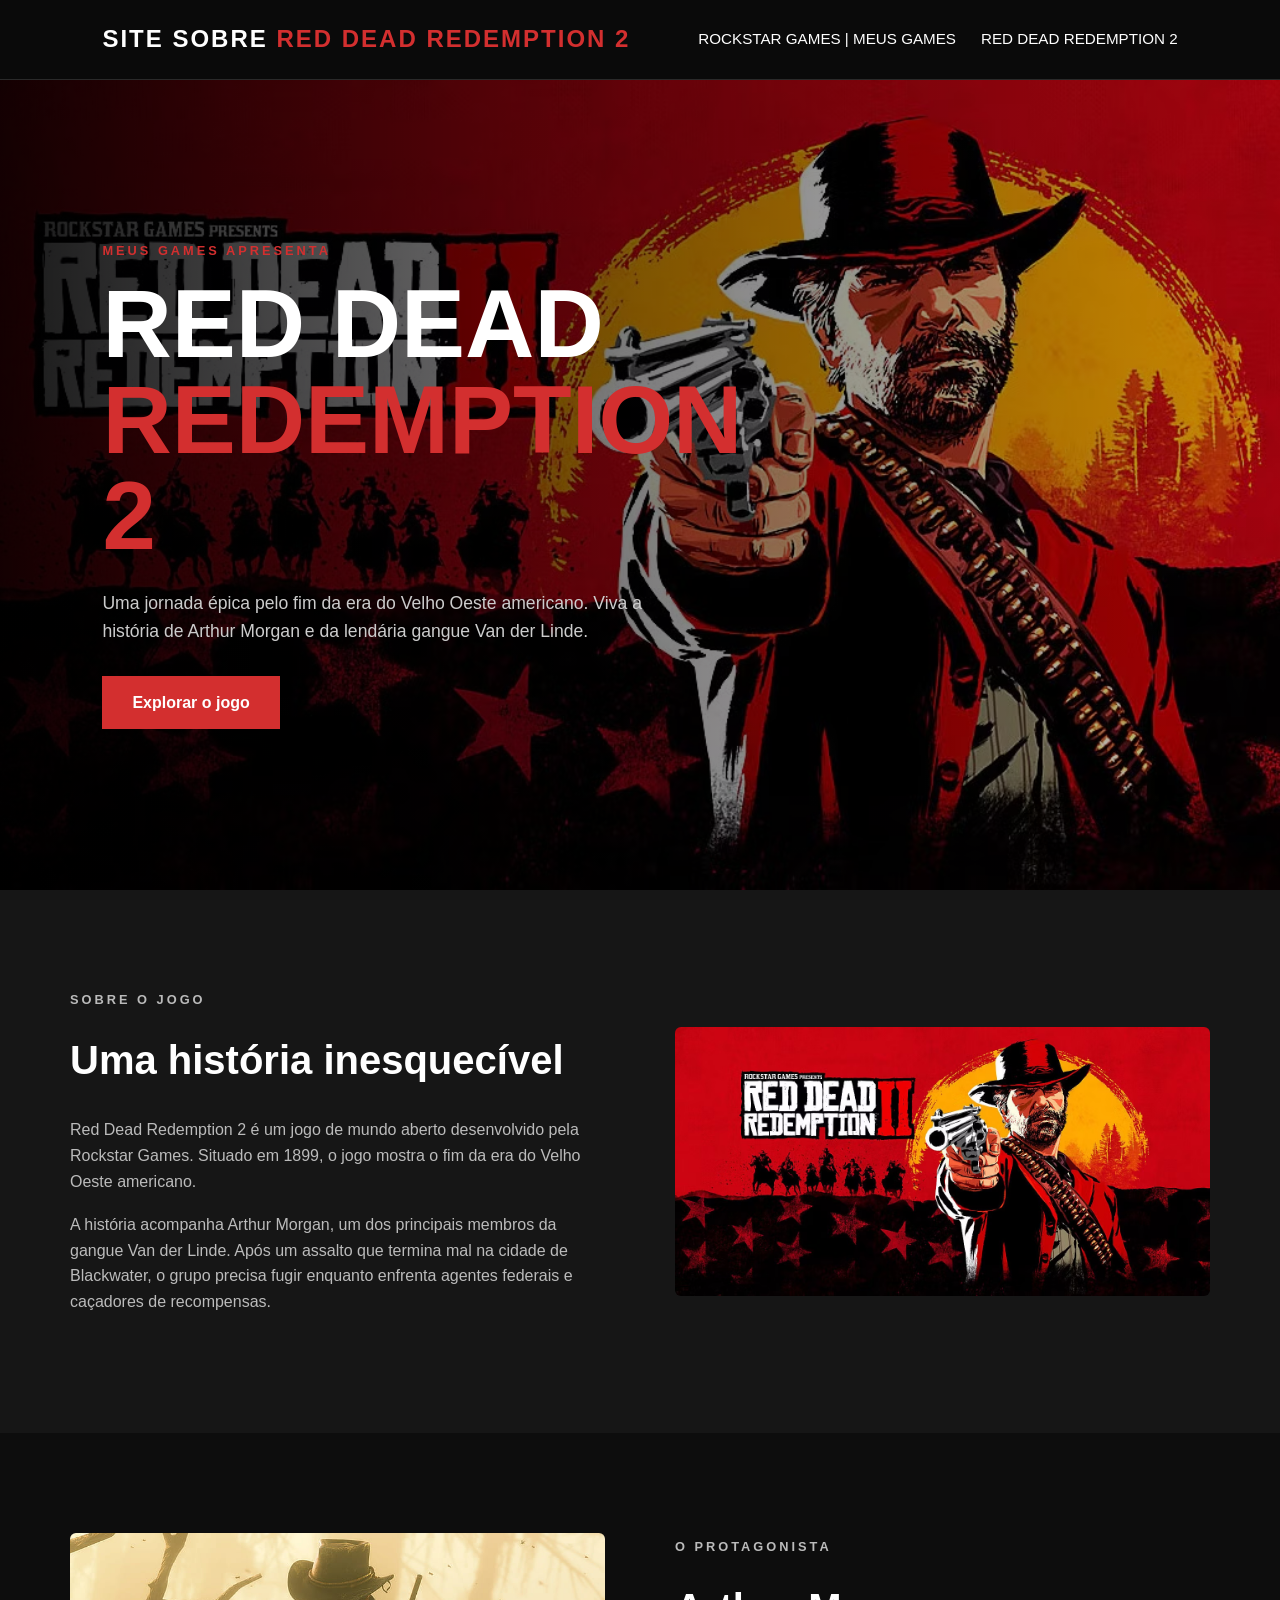
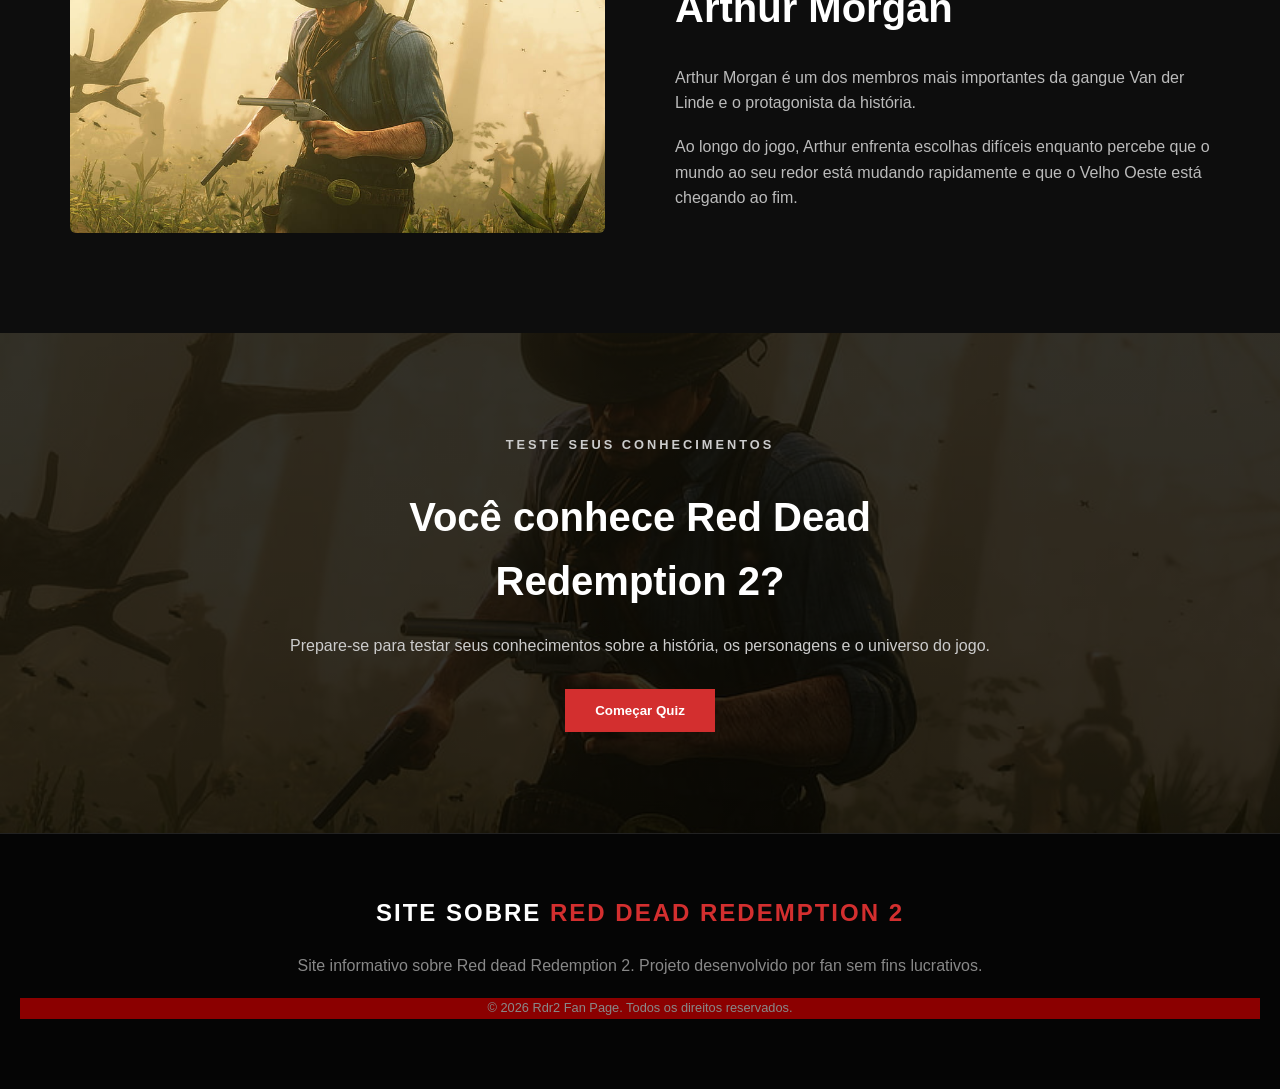
<file: index.html>
<!DOCTYPE html>

<html lang="pt-BR">

<head>
    <meta charset="UTF-8">
    <meta name="viewport" content="width=device-width, initial-scale=1.0">

    <meta name="description" content="Site dedicado a Red Dead Redemption 2 e ao universo dos games.">

    <title>Meus Games | Red Dead Redemption 2</title>

    <link rel="stylesheet" href="./assets/css/style.css">
    <script src="./script.js" defer></script>
    
</head>

<body>

    <header class="header">

        <div class="logo">

            <a href="#inicio">SITE SOBRE <span>RED DEAD REDEMPTION 2</span></a>

        </div>

        <nav class="menu">

            <a href="./page2.html">ROCKSTAR GAMES  | MEUS GAMES</a>

            <a href="#rdr2">RED DEAD REDEMPTION 2</a>


        </nav>

    </header>

    <main>

        <section class="hero" id="inicio">

            <div class="hero-conteudo">

                <p class="subtitulo">
                    MEUS GAMES APRESENTA
                </p>

                <h1>
                    Red Dead<br>
                    <span>Redemption 2</span>
                </h1>

                <p class="descricao">
                    Uma jornada épica pelo fim da era do Velho Oeste americano.
                    Viva a história de Arthur Morgan e da lendária gangue
                    Van der Linde.
                </p>

                <a href="#rdr2" class="botao">
                    Explorar o jogo
                </a>

            </div>

        </section>


        
        <section class="sobre" id="rdr2">

            <div class="container">

                <div class="texto-sobre">

                    <p class="subtitulo">SOBRE O JOGO</p>

                    <h2>Uma história inesquecível</h2>

                    <p>
                        Red Dead Redemption 2 é um jogo de mundo aberto
                        desenvolvido pela Rockstar Games. Situado em 1899,
                        o jogo mostra o fim da era do Velho Oeste americano.
                    </p>

                    <p>
                        A história acompanha Arthur Morgan, um dos principais
                        membros da gangue Van der Linde. Após um assalto que
                        termina mal na cidade de Blackwater, o grupo precisa
                        fugir enquanto enfrenta agentes federais e caçadores
                        de recompensas.
                    </p>

                </div>


                <div class="imagem-sobre">

                    <img src="./assets/img.download/red-dead-redemption-2-hero-banner-03-ps4-us-07jun18.avif"
                        alt="Paisagem de Red Dead Redemption 2">

                </div>

            </div>

        </section>

        <section class="personagem" id="jogos">

            <div class="container personagem-container">

                <div class="imagem-personagem">

                    <img src="./assets/img.download/desktop-wallpaper-red-dead-redemption-2-ps4-new-games-background-and.jpg"
                        alt="Arthur Morgan, protagonista de Red Dead Redemption 2">

                </div>

                <div class="texto-personagem">

                    <p class="subtitulo">O PROTAGONISTA</p>

                    <h2>Arthur Morgan</h2>

                    <p>
                        Arthur Morgan é um dos membros mais importantes da
                        gangue Van der Linde e o protagonista da história.
                    </p>

                    <p>
                        Ao longo do jogo, Arthur enfrenta escolhas difíceis
                        enquanto percebe que o mundo ao seu redor está mudando
                        rapidamente e que o Velho Oeste está chegando ao fim.
                    </p>

                </div>

            </div>

        </section>

        <section class="quiz" id="quiz">

            <div class="quiz-conteudo">

                <p class="subtitulo">
                    TESTE SEUS CONHECIMENTOS
                </p>

                <h2>Você conhece Red Dead Redemption 2?</h2>

                <p>
                    Prepare-se para testar seus conhecimentos sobre a história,
                    os personagens e o universo do jogo.
                </p>

                <button class="botao" type="button">
                    Começar Quiz
                </button>

            </div>

        </section>

    </main>

    <footer class="footer">

        <div class="logo">
            SITE SOBRE <span>RED DEAD REDEMPTION 2</span>
        </div>

        <p>
            Site informativo sobre Red dead Redemption 2.
            Projeto desenvolvido por fan sem fins lucrativos.
        </p>

        <p class="copyright">
            &copy; 2026 Rdr2 Fan Page. Todos os direitos reservados.
        </p>

    </footer>
    
</body>

</html>
</file>
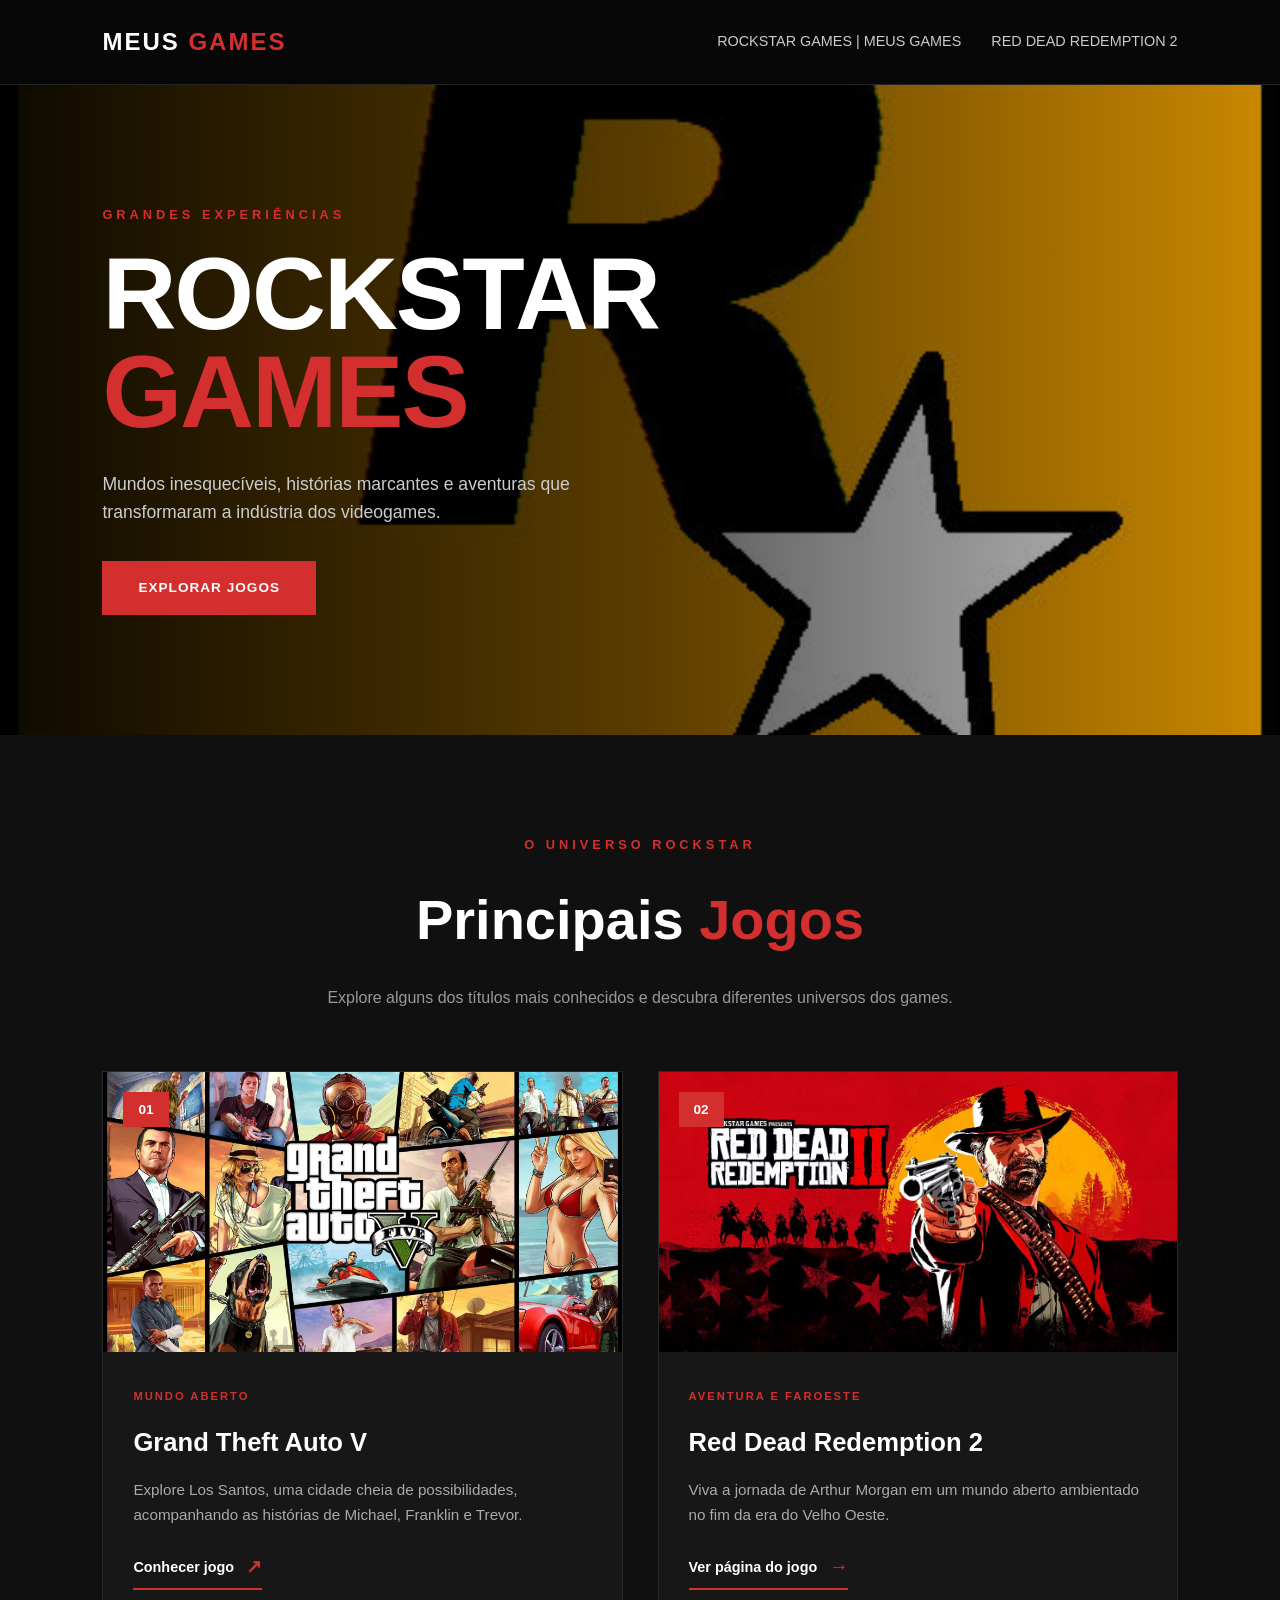
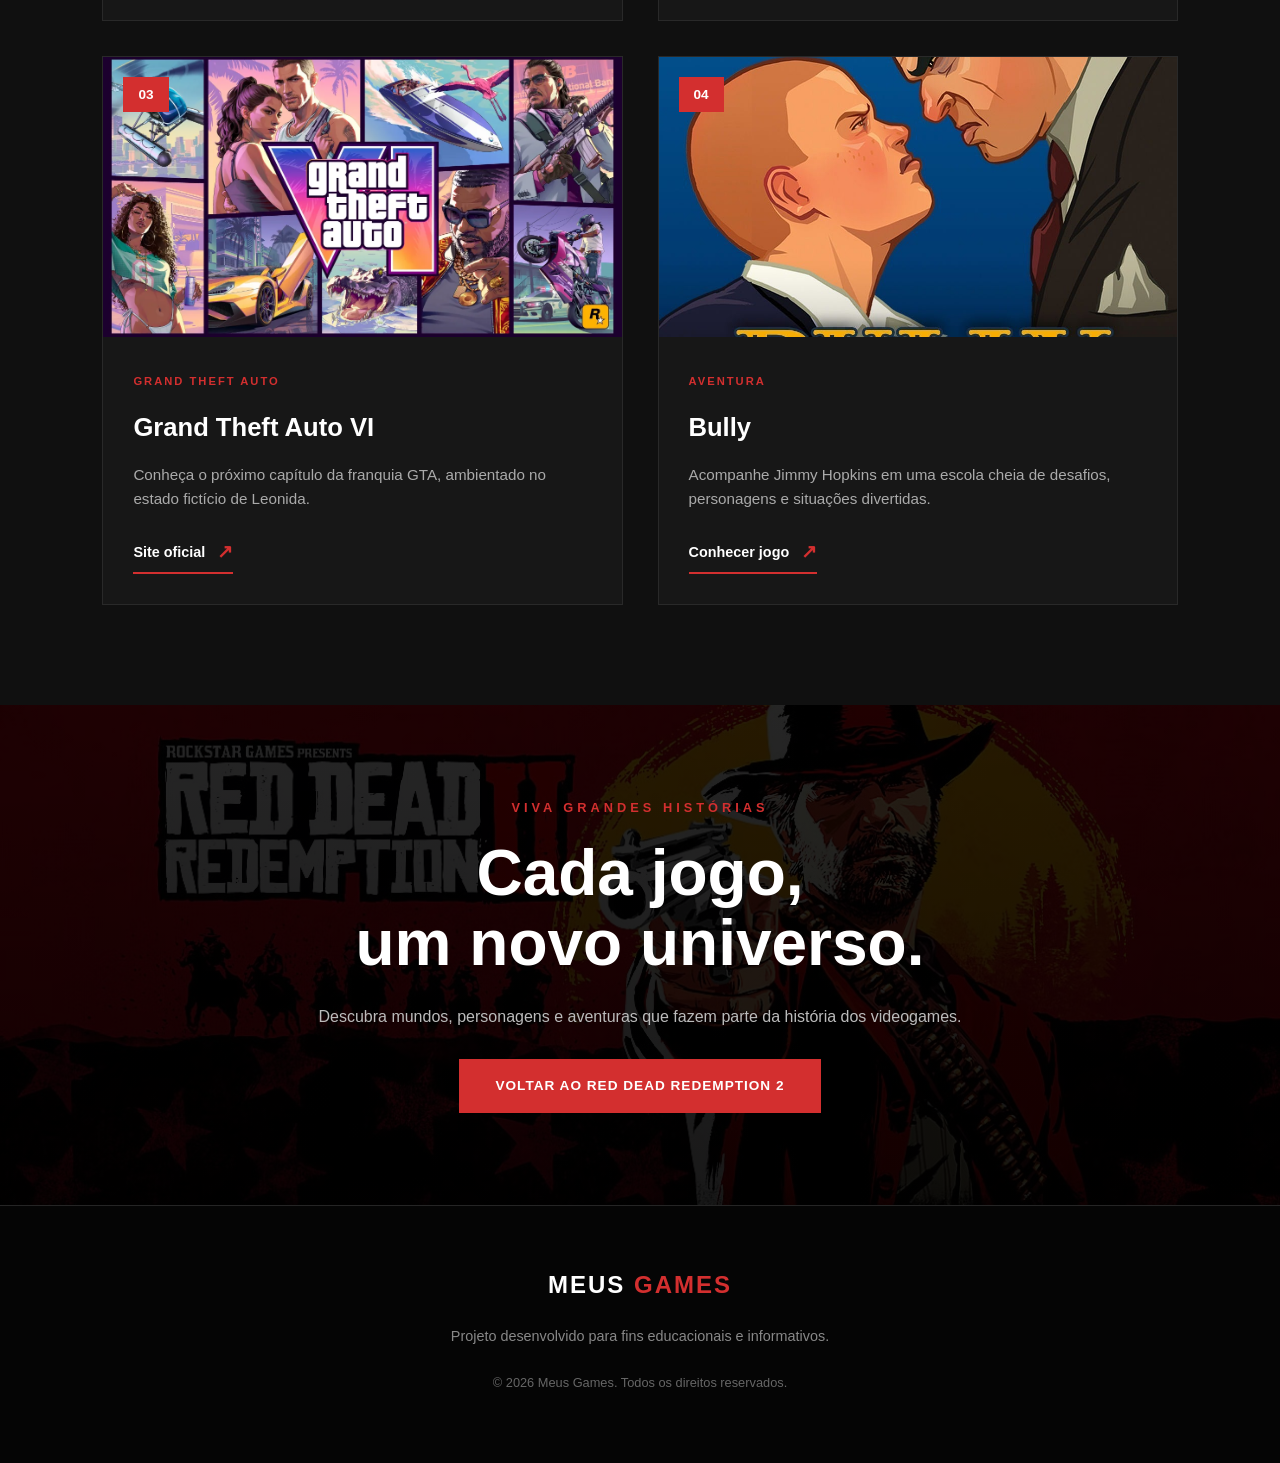
<file: page2.html>
<!DOCTYPE html>
<html lang="pt-BR">

<head>
    <meta charset="UTF-8">
    <meta name="viewport" content="width=device-width, initial-scale=1.0">

    <meta name="description" content="Conheça os principais jogos desenvolvidos pela Rockstar Games.">

    <title>Rockstar Games | Meus Games</title>

    <link rel="stylesheet" href="./page 2 style.css">
    <script src="./script2.js" defer></script>
</head>

<body>
    <header class="cabecalho">

        <a href="./index.html" class="logo">
            MEUS <span>GAMES</span>
        </a>

        <nav class="menu">
            <a href="./page2.html" class="ativo">ROCKSTAR GAMES | MEUS GAMES</a>
            <a href="./index.html#rdr2">RED DEAD REDEMPTION 2 </a>
        </nav>

    </header>

    <main>

        <section class="hero">

            <div class="hero-conteudo">

                <p class="subtitulo">
                    GRANDES EXPERIÊNCIAS
                </p>

                <h1>
                    ROCKSTAR<br>
                    <span>GAMES</span>
                </h1>

                <p class="descricao">
                    Mundos inesquecíveis, histórias marcantes
                    e aventuras que transformaram a indústria
                    dos videogames.
                </p>

                <a href="#jogos" class="botao">
                    Explorar jogos
                </a>

            </div>

        </section>

        <section class="jogos" id="jogos">

            <div class="container">

                <div class="titulo-secao">

                    <p class="subtitulo">O UNIVERSO ROCKSTAR</p>

                    <h2>Principais <span>Jogos</span></h2>

                    <p>
                        Explore alguns dos títulos mais conhecidos
                        e descubra diferentes universos dos games.
                    </p>

                </div>

                <div class="lista-jogos">

        
                    <article class="jogo">

                        <div class="imagem-jogo gta">
                            <img
                                src="./assets/img.download/1564264.jpg"
                                alt="Grand Theft Auto V"
                                loading="lazy"
                            >
                            <span class="numero">01</span>
                        </div>

                        <div class="jogo-conteudo">

                            <span class="categoria">
                                MUNDO ABERTO
                            </span>

                            <h3>Grand Theft Auto V</h3>

                            <p>
                                Explore Los Santos, uma cidade cheia
                                de possibilidades, acompanhando as
                                histórias de Michael, Franklin e Trevor.
                            </p>

                            <a href="https://www.rockstargames.com/gta-v"
                               target="_blank"
                               rel="noopener noreferrer"
                               class="link-jogo">
                                Conhecer jogo
                                <span>↗</span>
                            </a>

                        </div>

                    </article>

                    <article class="jogo destaque">

                        <div class="imagem-jogo rdr">

                            <img
                                src="./assets/img.download/red-dead-redemption-2-hero-banner-03-ps4-us-07jun18.avif"
                                alt="Red Dead Redemption 2"
                                loading="lazy"
                            >

                            <span class="numero">02</span>

                        </div>

                        <div class="jogo-conteudo">

                            <span class="categoria">
                                AVENTURA E FAROESTE
                            </span>

                            <h3>Red Dead Redemption 2</h3>

                            <p>
                                Viva a jornada de Arthur Morgan
                                em um mundo aberto ambientado
                                no fim da era do Velho Oeste.
                            </p>

                            <a href="./index.html#rdr2"
                               class="link-jogo">
                                Ver página do jogo
                                <span>→</span>
                            </a>

                        </div>

                    </article>

                
                    <article class="jogo">

                        <div class="imagem-jogo gta6">

                            <img
                                src="./assets/img.download/Imagem-mostra-capa-oficial-do-GTA-VI.webp"
                                alt="Grand Theft Auto VI"
                                loading="lazy"
                            >

                            <span class="numero">03</span>

                        </div>

                        <div class="jogo-conteudo">

                            <span class="categoria">
                                GRAND THEFT AUTO
                            </span>

                            <h3>Grand Theft Auto VI</h3>

                            <p>
                                Conheça o próximo capítulo da
                                franquia GTA, ambientado no
                                estado fictício de Leonida.
                            </p>

                            <a href="https://www.rockstargames.com/VI"
                               target="_blank"
                               rel="noopener noreferrer"
                               class="link-jogo">
                                Site oficial
                                <span>↗</span>
                            </a>

                        </div>

                    </article>

            
                    <article class="jogo">

                        <div class="imagem-jogo bully">

                            <img
                                src="./assets/img.download/R (1).jfif"
                                alt="Bully"
                                loading="lazy"
                            >

                            <span class="numero">04</span>

                        </div>

                        <div class="jogo-conteudo">

                            <span class="categoria">
                                AVENTURA
                            </span>

                            <h3>Bully</h3>

                            <p>
                                Acompanhe Jimmy Hopkins em uma
                                escola cheia de desafios,
                                personagens e situações divertidas.
                            </p>

                            <a href="https://www.rockstargames.com/games/bully"
                               target="_blank"
                               rel="noopener noreferrer"
                               class="link-jogo">
                                Conhecer jogo
                                <span>↗</span>
                            </a>

                        </div>

                    </article>

                </div>

            </div>

        </section>

        <section class="destaque-final">

            <div class="destaque-conteudo">

                <p class="subtitulo">
                    VIVA GRANDES HISTÓRIAS
                </p>

                <h2>
                    Cada jogo,<br>
                    um novo universo.
                </h2>

                <p>
                    Descubra mundos, personagens e aventuras
                    que fazem parte da história dos videogames.
                </p>

                <a href="./index.html" class="botao">
                    Voltar ao Red Dead Redemption 2
                </a>

            </div>

        </section>

    </main>
    <footer class="rodape">

        <a href="./index.html" class="logo">
            MEUS <span>GAMES</span>
        </a>

        <p>
            Projeto desenvolvido para fins educacionais e informativos.
        </p>

        <p class="copyright">
            &copy; 2026 Meus Games. Todos os direitos reservados.
        </p>

    </footer>

</body>
</html>
</file>
<file: assets/css/style.css>
* {
    margin: 0;
    padding: 0;
    box-sizing: border-box;
}

html {
    scroll-behavior: smooth;
    scroll-padding-top: 100px;
}

body {
    font-family: Arial, Helvetica, sans-serif;
    background-color: #111;
    color: #fff;
    line-height: 1.6;
}

/* =========================
   HEADER
========================= */

.header {
    width: 100%;
    min-height: 80px;
    display: flex;
    align-items: center;
    justify-content: space-between;
    padding: 0 8%;
    background-color: #0a0a0a;
    position: sticky;
    top: 0;
    z-index: 1000;
    border-bottom: 1px solid #2a2a2a;
}

.logo {
    font-size: 1.5rem;
    font-weight: bold;
    letter-spacing: 2px;
}

.logo a {
    color: #fff;
    text-decoration: none;
}

.logo span {
    color: #d32f2f;
}

.menu {
    display: flex;
    gap: 25px;
}

.menu a {
    color: #fff;
    text-decoration: none;
    font-size: 0.95rem;
    transition: 0.3s;
}

.menu a:hover {
    color: #d32f2f;
}
.hero {
    min-height: 90vh;
    display: flex;
    align-items: center;
    padding: 80px 8%;

    background:
        linear-gradient(
            90deg,
            rgba(0, 0, 0, 0.9),
            rgba(0, 0, 0, 0.5),
            rgba(0, 0, 0, 0.2)
        ),
        url("../img.download/red-dead-redemption-2-hero-banner-03-ps4-us-07jun18.avif");

    background-size: cover;
    background-position: center;
}

.hero-conteudo {
    max-width: 650px;
}

.subtitulo {
    color: #d32f2f;
    font-size: 0.8rem;
    font-weight: bold;
    letter-spacing: 3px;
    margin-bottom: 15px;
}

.hero h1 {
    font-size: clamp(3rem, 8vw, 6rem);
    line-height: 1;
    margin-bottom: 25px;
    text-transform: uppercase;
}

.hero h1 span {
    color: #d32f2f;
}

.descricao {
    max-width: 550px;
    font-size: 1.1rem;
    color: #ccc;
    margin-bottom: 30px;
}

.botao {
    display: inline-block;
    background-color: #d32f2f;
    color: #fff;
    padding: 14px 30px;
    border: none;
    text-decoration: none;
    font-weight: bold;
    cursor: pointer;
    transition: 0.3s;
}

.botao:hover {
    background-color: #fff;
    color: #111;
    transform: translateY(-3px);
}

.container {
    max-width: 1200px;
    margin: auto;
    padding: 100px 30px;
    display: flex;
    align-items: center;
    gap: 70px;
}

.sobre {
    background-color: #161616;
}

.texto-sobre,
.texto-personagem {
    flex: 1;
}

.texto-sobre h2,
.texto-personagem h2,
.quiz h2 {
    font-size: 2.5rem;
    margin-bottom: 25px;
}

.texto-sobre p,
.texto-personagem p {
    color: #bbb;
    margin-bottom: 18px;
}

.imagem-sobre,
.imagem-personagem {
    flex: 1;
}

.imagem-sobre img,
.imagem-personagem img {
    width: 100%;
    display: block;
    border-radius: 6px;
    transition: transform 0.4s ease;
}

.imagem-sobre img:hover,
.imagem-personagem img:hover {
    transform: scale(1.03);
}

.personagem {
    background-color: #0d0d0d;
}

.quiz {
    min-height: 500px;
    display: flex;
    align-items: center;
    justify-content: center;
    text-align: center;
    padding: 80px 20px;

    background:
        linear-gradient(
            rgba(0, 0, 0, 0.8),
            rgba(0, 0, 0, 0.8)
        ),
        url("../img.download/desktop-wallpaper-red-dead-redemption-2-ps4-new-games-background-and.jpg");

    background-size: cover;
    background-position: center;
}

.quiz-conteudo {
    max-width: 700px;
}

.quiz h2 {
    margin-bottom: 20px;
}

.quiz p {
    color: #ccc;
    margin-bottom: 30px;
}

.footer {
    text-align: center;
    padding: 60px 20px;
    background-color: #050505;
    border-top: 1px solid #222;
}

.footer .logo {
    margin-bottom: 20px;
}

.footer p {
    color: #888;
    margin-bottom: 10px;
}

.copyright {
    font-size: 0.8rem;
    margin-top: 20px;
    background-color: #8b0000;
}

@media (max-width: 800px) {

    .header {
        flex-direction: column;
        padding: 20px;
        gap: 20px;
    }

    .menu {
        gap: 15px;
        flex-wrap: wrap;
        justify-content: center;
    }

    .container {
        flex-direction: column;
        gap: 40px;
        padding: 70px 25px;
    }

    .texto-sobre h2,
    .texto-personagem h2,
    .quiz h2 {
        font-size: 2rem;
    }

    .hero {
        text-align: center;
        justify-content: center;
    }
}
</file>
<file: page 2 style.css>
* {
    margin: 0;
    padding: 0;
    box-sizing: border-box;
}

html {
    scroll-behavior: smooth;
    scroll-padding-top: 100px;
}

body {
    font-family: Arial, Helvetica, sans-serif;
    background-color: #0b0b0b;
    color: #fff;
    line-height: 1.6;
}

a {
    text-decoration: none;
    color: inherit;
}

img {
    max-width: 100%;
    display: block;
}

.cabecalho {
    width: 100%;
    min-height: 85px;
    display: flex;
    align-items: center;
    justify-content: space-between;
    padding: 0 8%;
    background: rgba(8, 8, 8, 0.97);
    border-bottom: 1px solid #252525;
    position: sticky;
    top: 0;
    z-index: 1000;
}

.logo {
    font-size: 1.5rem;
    font-weight: 900;
    letter-spacing: 2px;
}

.logo span {
    color: #d32f2f;
}

.menu {
    display: flex;
    align-items: center;
    gap: 30px;
}

.menu a {
    font-size: 0.9rem;
    color: #ccc;
    transition: 0.3s;
}

.menu a:hover,
.menu a.ativo {
    color: #d32f2f;
}

.hero {
    min-height: 650px;
    display: flex;
    align-items: center;
    padding: 100px 8%;
    background:
        linear-gradient(
            90deg,
            rgba(0, 0, 0, 0.95),
            rgba(0, 0, 0, 0.65),
            rgba(0, 0, 0, 0.2)
        ),
        url("./assets/img.download/rockstar_games_logo_by_nathandasilva_dgoqq65-fullview.jpg");
    background-size: cover;
    background-position: center;
    background-repeat: no-repeat;
}

.hero-conteudo {
    max-width: 700px;
}

.subtitulo {
    color: #d32f2f;
    font-size: 0.8rem;
    font-weight: bold;
    letter-spacing: 4px;
    margin-bottom: 20px;
}

.hero h1 {
    font-size: clamp(3.5rem, 8vw, 7rem);
    line-height: 0.95;
    font-weight: 900;
    margin-bottom: 30px;
    letter-spacing: -2px;
}

.hero h1 span {
    color: #d32f2f;
}

.descricao {
    max-width: 550px;
    color: #ccc;
    font-size: 1.1rem;
    margin-bottom: 35px;
}

.botao {
    display: inline-block;
    padding: 15px 35px;
    background: #d32f2f;
    color: #fff;
    font-weight: bold;
    text-transform: uppercase;
    font-size: 0.85rem;
    letter-spacing: 1px;
    border: 1px solid #d32f2f;
    transition: 0.3s;
}

.botao:hover {
    background: transparent;
    color: #fff;
    transform: translateY(-4px);
}

.jogos {
    padding: 100px 8%;
    background: #101010;
}

.container {
    max-width: 1250px;
    margin: 0 auto;
}

.titulo-secao {
    text-align: center;
    max-width: 700px;
    margin: 0 auto 60px;
}

.titulo-secao h2 {
    font-size: clamp(2rem, 5vw, 3.5rem);
    margin-bottom: 20px;
}

.titulo-secao h2 span {
    color: #d32f2f;
}

.titulo-secao > p:last-child {
    color: #999;
    font-size: 1rem;
}

.lista-jogos {
    display: grid;
    grid-template-columns: repeat(2, minmax(0, 1fr));
    gap: 35px;
}

.jogo {
    background: #171717;
    border: 1px solid #292929;
    overflow: hidden;
    transition:
        transform 0.4s ease,
        border-color 0.4s ease,
        box-shadow 0.4s ease;
}

.jogo:hover {
    transform: translateY(-10px);
    border-color: #d32f2f;
    box-shadow: 0 15px 40px rgba(0, 0, 0, 0.5);
}

.imagem-jogo {
    height: 280px;
    position: relative;
    overflow: hidden;
    background: #222;
}

.imagem-jogo img {
    width: 100%;
    height: 100%;
    object-fit: cover;
    transition: transform 0.6s ease;
}

.jogo:hover .imagem-jogo img {
    transform: scale(1.07);
}

.numero {
    position: absolute;
    top: 20px;
    left: 20px;
    padding: 7px 15px;
    background: #d32f2f;
    color: #fff;
    font-weight: bold;
    font-size: 0.85rem;
}

.jogo-conteudo {
    padding: 30px;
}

.categoria {
    color: #d32f2f;
    font-size: 0.7rem;
    font-weight: bold;
    letter-spacing: 2px;
}

.jogo h3 {
    font-size: 1.6rem;
    margin: 15px 0;
}

.jogo p {
    color: #aaa;
    font-size: 0.95rem;
    margin-bottom: 25px;
}

.link-jogo {
    display: inline-flex;
    align-items: center;
    gap: 12px;
    color: #fff;
    font-size: 0.9rem;
    font-weight: bold;
    border-bottom: 2px solid #d32f2f;
    padding-bottom: 5px;
    transition: 0.3s;
}

.link-jogo span {
    color: #d32f2f;
    font-size: 1.2rem;
}

.link-jogo:hover {
    color: #d32f2f;
    gap: 18px;
}

.destaque-final {
    min-height: 500px;
    display: flex;
    align-items: center;
    justify-content: center;
    text-align: center;
    padding: 80px 25px;
    background:
        linear-gradient(
            rgba(0, 0, 0, 0.85),
            rgba(0, 0, 0, 0.9)
        ),
        url("./assets/img.download/red-dead-redemption-2-hero-banner-03-ps4-us-07jun18.avif");
    background-size: cover;
    background-position: center;
}

.destaque-conteudo {
    max-width: 750px;
}

.destaque-final h2 {
    font-size: clamp(2.5rem, 6vw, 4rem);
    line-height: 1.1;
    margin-bottom: 25px;
}

.destaque-final p:not(.subtitulo) {
    color: #bbb;
    margin-bottom: 30px;
}

.rodape {
    text-align: center;
    padding: 60px 20px;
    background: #050505;
    border-top: 1px solid #252525;
}

.rodape .logo {
    display: inline-block;
    margin-bottom: 20px;
}

.rodape p {
    color: #888;
    font-size: 0.9rem;
    margin-bottom: 10px;
}

.rodape .copyright {
    margin-top: 25px;
    font-size: 0.8rem;
    color: #666;
}

@media (max-width: 900px) {
    .cabecalho {
        padding: 20px 5%;
        flex-direction: column;
        gap: 20px;
    }

    .menu {
        gap: 20px;
        flex-wrap: wrap;
        justify-content: center;
    }

    .hero {
        min-height: 550px;
        padding: 80px 6%;
    }

    .jogos {
        padding: 80px 5%;
    }

    .lista-jogos {
        gap: 25px;
    }

    .imagem-jogo {
        height: 230px;
    }
}

@media (max-width: 600px) {
    .cabecalho {
        position: relative;
        min-height: auto;
        flex-direction: column;
        justify-content: center;
        gap: 15px;
        padding: 18px 15px;
        text-align: center;
    }

    .logo {
        font-size: 1.1rem;
        letter-spacing: 1px;
    }

    .menu {
        width: 100%;
        display: flex;
        justify-content: center;
        align-items: center;
        flex-wrap: wrap;
        gap: 10px 15px;
    }

    .menu a {
        font-size: 0.75rem;
    }

    .hero {
        min-height: 500px;
        padding: 60px 15px;
        justify-content: center;
        text-align: center;
        background-position: center;
    }

    .hero-conteudo {
        max-width: 100%;
    }

    .subtitulo {
        font-size: 0.65rem;
        letter-spacing: 2px;
        margin-bottom: 15px;
    }

    .hero h1 {
        font-size: 2.7rem;
        line-height: 1;
        letter-spacing: -1px;
        margin-bottom: 20px;
    }

    .descricao {
        max-width: 100%;
        font-size: 0.9rem;
        line-height: 1.6;
        margin: 0 auto 25px;
    }

    .botao {
        width: 100%;
        max-width: 280px;
        padding: 13px 20px;
        font-size: 0.8rem;
    }

    .jogos {
        padding: 55px 15px;
    }

    .container {
        width: 100%;
    }

    .titulo-secao {
        margin-bottom: 35px;
    }

    .titulo-secao h2 {
        font-size: 2rem;
        line-height: 1.1;
    }

    .titulo-secao > p:last-child {
        font-size: 0.9rem;
    }

    .lista-jogos {
        grid-template-columns: 1fr;
        gap: 25px;
    }

    .jogo {
        width: 100%;
    }

    .imagem-jogo {
        height: 220px;
    }

    .numero {
        top: 15px;
        left: 15px;
        padding: 6px 12px;
        font-size: 0.75rem;
    }

    .jogo-conteudo {
        padding: 22px;
    }

    .categoria {
        font-size: 0.65rem;
    }

    .jogo h3 {
        font-size: 1.35rem;
        margin: 12px 0;
    }

    .jogo p {
        font-size: 0.88rem;
        margin-bottom: 20px;
    }

    .link-jogo {
        font-size: 0.8rem;
        gap: 8px;
    }

    .destaque-final {
        min-height: 400px;
        padding: 55px 15px;
        text-align: center;
        background-position: center;
    }

    .destaque-conteudo {
        width: 100%;
    }

    .destaque-final h2 {
        font-size: 2.2rem;
        line-height: 1.1;
    }

    .destaque-final p:not(.subtitulo) {
        font-size: 0.9rem;
        margin-bottom: 25px;
    }

    .rodape {
        padding: 40px 15px;
    }

    .rodape .logo {
        font-size: 1rem;
    }

    .rodape p {
        font-size: 0.8rem;
    }

    .rodape .copyright {
        font-size: 0.7rem;
    }
}

@media (max-width: 360px) {
    .logo {
        font-size: 1rem;
    }

    .menu {
        gap: 8px 12px;
    }

    .menu a {
        font-size: 0.7rem;
    }

    .hero {
        min-height: 450px;
        padding: 50px 12px;
    }

    .hero h1 {
        font-size: 2.3rem;
    }

    .descricao {
        font-size: 0.85rem;
    }

    .jogos {
        padding: 45px 12px;
    }

    .titulo-secao h2 {
        font-size: 1.8rem;
    }

    .imagem-jogo {
        height: 190px;
    }

    .jogo-conteudo {
        padding: 18px;
    }

    .jogo h3 {
        font-size: 1.2rem;
    }

    .jogo p {
        font-size: 0.82rem;
    }

    .destaque-final {
        min-height: 360px;
        padding: 45px 12px;
    }

    .destaque-final h2 {
        font-size: 1.9rem;
    }
}
</file>
